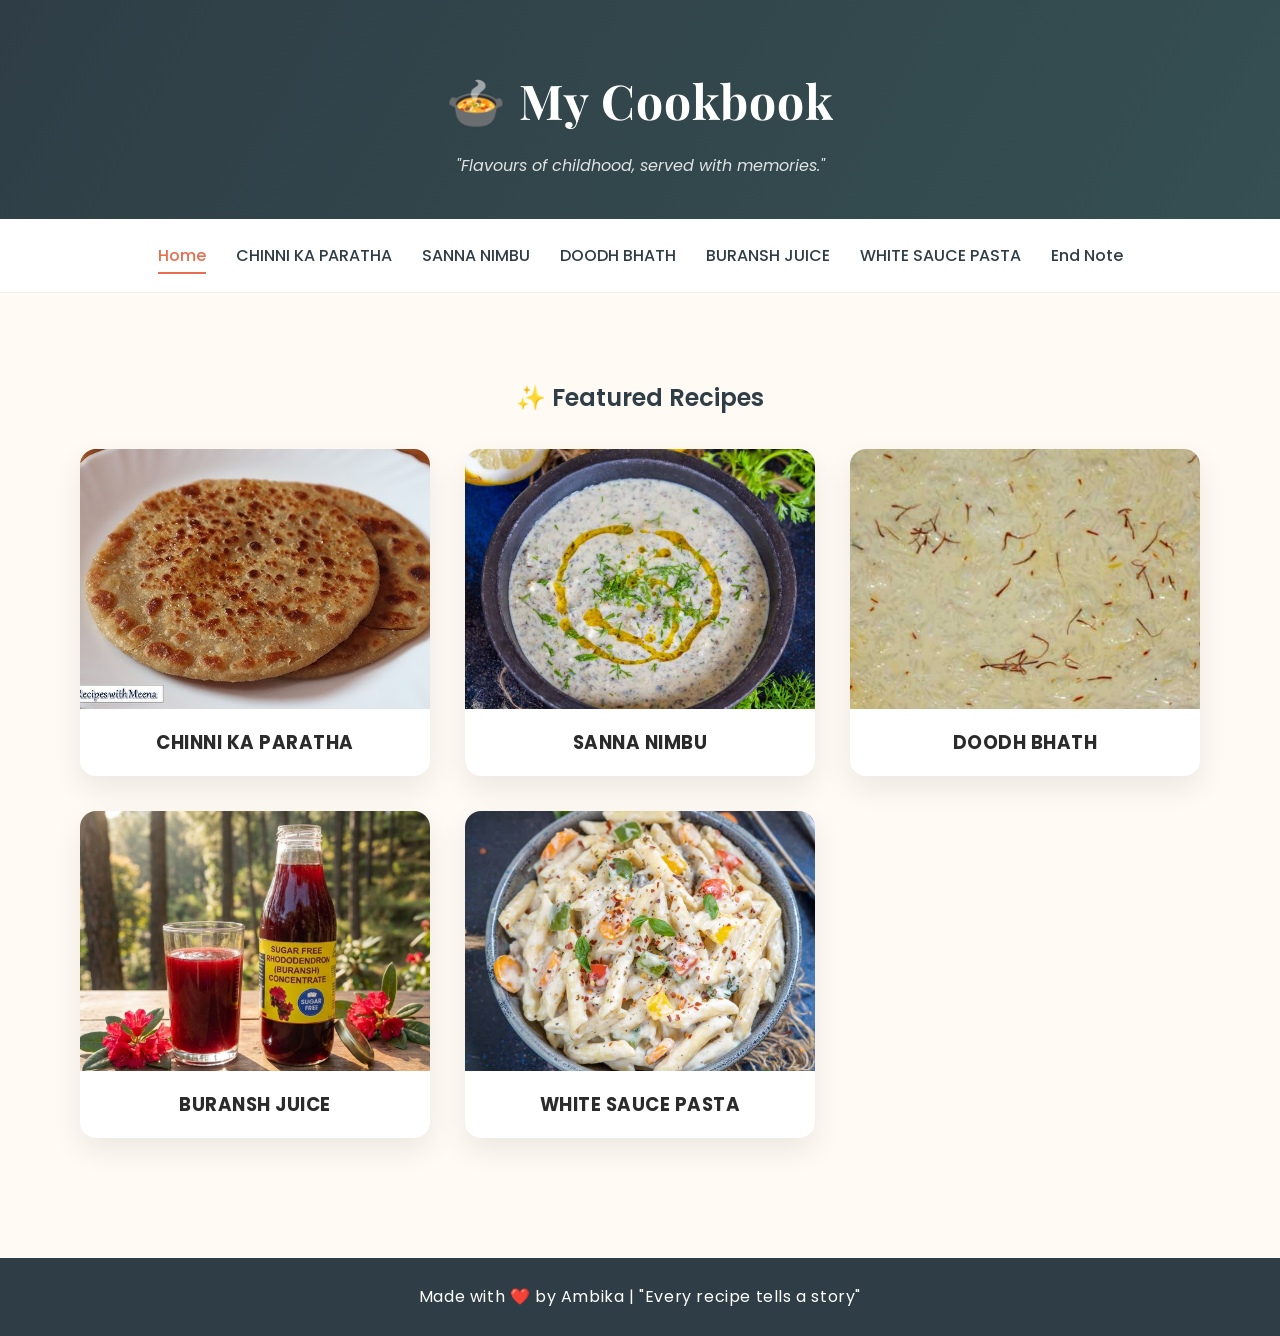
<file: index.html>
<!DOCTYPE html>
<html>
<head>
  <title>My Cookbook</title>
  <link rel="stylesheet" href="styles.css">
  <link href="https://fonts.googleapis.com/css2?family=Playfair+Display&family=Poppins&display=swap" rel="stylesheet">
</head>

<body>

<header>
  <h1>🍲 My Cookbook</h1>
  <p>"Flavours of childhood, served with memories."</p>
</header>

<nav>
  <a href="index.html" class="active">Home</a>
  <a href="dish1.html">CHINNI KA PARATHA</a>
  <a href="dish2.html">SANNA NIMBU</a>
  <a href="dish3.html">DOODH BHATH</a>
  <a href="dish4.html">BURANSH JUICE</a>
  <a href="dish5.html">WHITE SAUCE PASTA</a>
  <a href="end.html">End Note</a>
</nav>

<div class="container">

  <h2 style="text-align:center; margin-bottom:30px;">
    ✨ Featured Recipes
  </h2>

  <div class="card-container">

    <div class="card">
      <a href="dish1.html">
        <img src="images/chini.jpg" alt ="Chinni Ka Paratha">
        <h3>CHINNI KA PARATHA</h3>
      </a>
    </div>

    <div class="card">
      <a href="dish2.html">
        <img src="images/nimbu.jpg" alt="Sanna Nimbu">
        <h3>SANNA NIMBU</h3>
      </a>
    </div>

    <div class="card">
      <a href="dish3.html">
        <img src="images/doodh.jpg" alt="Doodh Bhath">
        <h3>DOODH BHATH</h3>
      </a>
    </div>

    <div class="card">
      <a href="dish4.html">
        <img src="images/buransh.jpg" alt="Buransh">
        <h3>BURANSH JUICE</h3>
      </a>
    </div>

    <div class="card">
      <a href="dish5.html">
        <img src="images/pasta.jpg" alt="Pasta">
        <h3>WHITE SAUCE PASTA</h3>
      </a>
    </div>

  </div>

</div>

<footer>
  Made with ❤️ by Ambika | "Every recipe tells a story"
</footer>

</body>
</html>
</file>
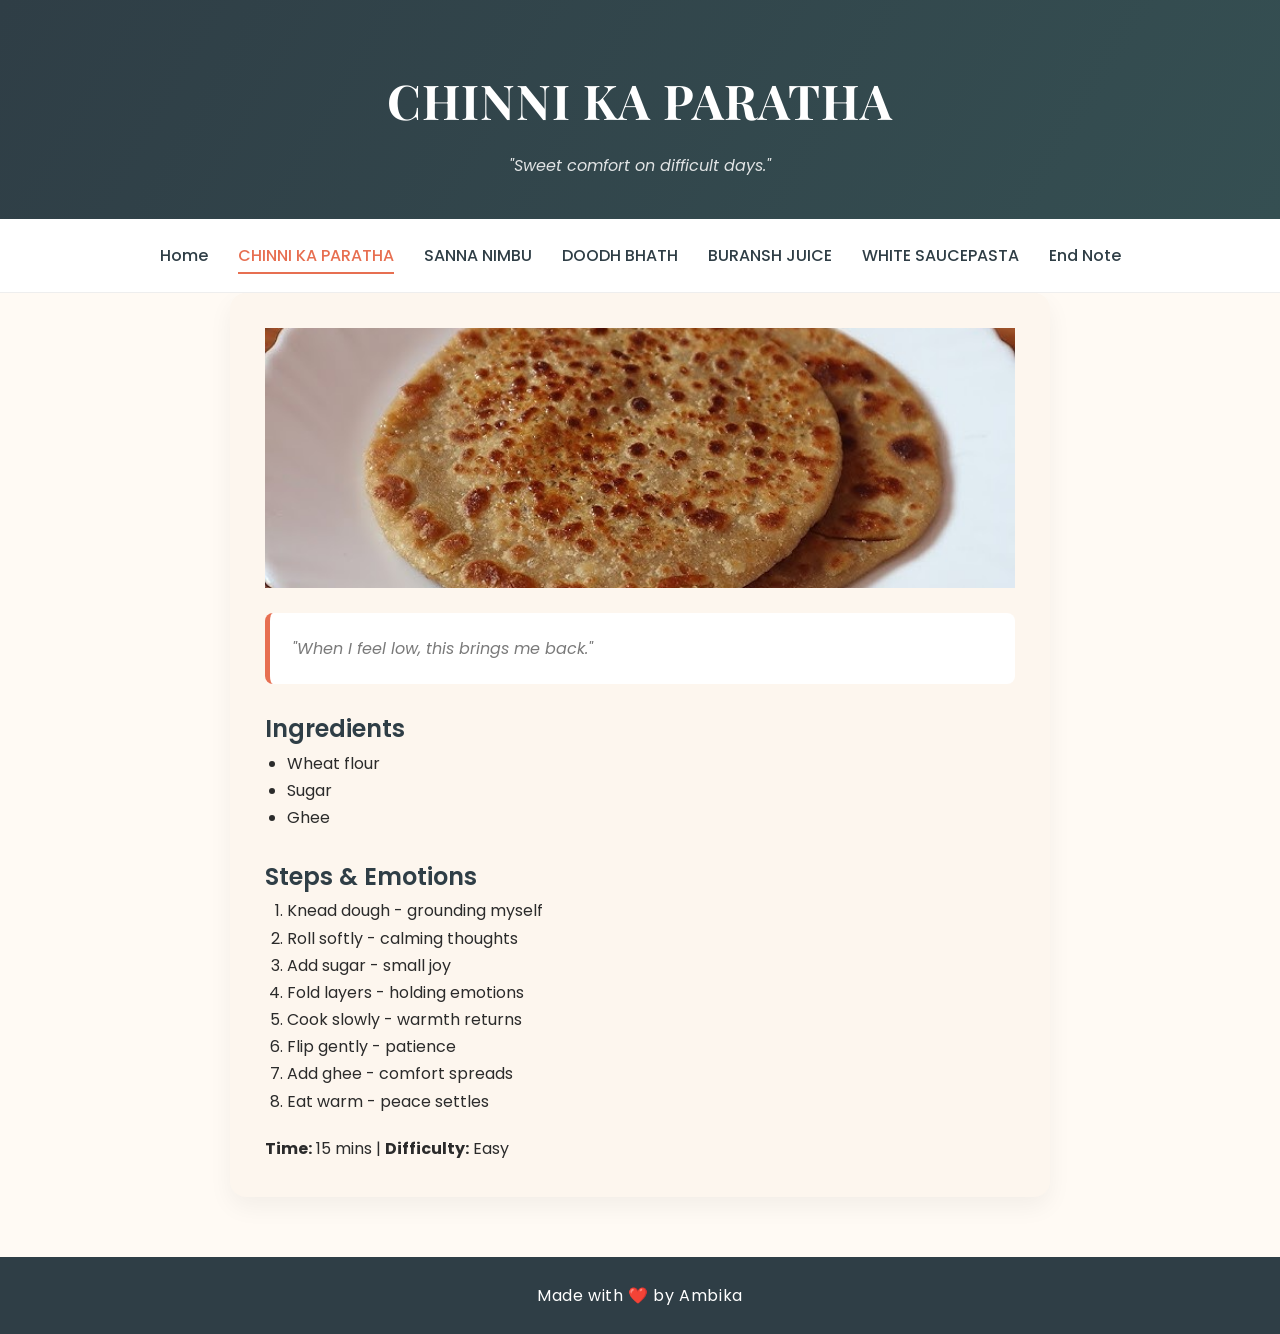
<file: dish1.html>
<!DOCTYPE html>
<html>
<head>
  <title>CHINNI KA PARATHA</title>
  <link rel="stylesheet" href="styles.css">
  <link href="https://fonts.googleapis.com/css2?family=Playfair+Display&family=Poppins&display=swap" rel="stylesheet">
</head>

<body>

<header>
  <h1>CHINNI KA PARATHA</h1>
  <p>"Sweet comfort on difficult days."</p>
</header>

<nav>
  <a href="index.html">Home</a>
  <a href="dish1.html" class="active">CHINNI KA PARATHA</a>
  <a href="dish2.html">SANNA NIMBU</a>
  <a href="dish3.html">DOODH BHATH</a>
  <a href="dish4.html">BURANSH JUICE</a>
  <a href="dish5.html">WHITE SAUCEPASTA</a>
  <a href="end.html">End Note</a>
</nav>

<div class="container recipe">

<img src="images/chini.jpg" alt ="Chinni Ka Paratha">

<div class="quote">
"When I feel low, this brings me back."
</div>

<h2>Ingredients</h2>
<ul>
  <li>Wheat flour</li>
  <li>Sugar</li>
  <li>Ghee</li>
</ul>

<h2>Steps & Emotions</h2>
<ol>
  <li>Knead dough - grounding myself</li>
  <li>Roll softly - calming thoughts</li>
  <li>Add sugar - small joy</li>
  <li>Fold layers - holding emotions</li>
  <li>Cook slowly - warmth returns</li>
  <li>Flip gently - patience</li>
  <li>Add ghee - comfort spreads</li>
  <li>Eat warm - peace settles</li>
</ol>

<p><b>Time:</b> 15 mins | <b>Difficulty:</b> Easy</p>

</div>

<footer>Made with ❤️ by Ambika</footer>

</body>
</html>
</file>
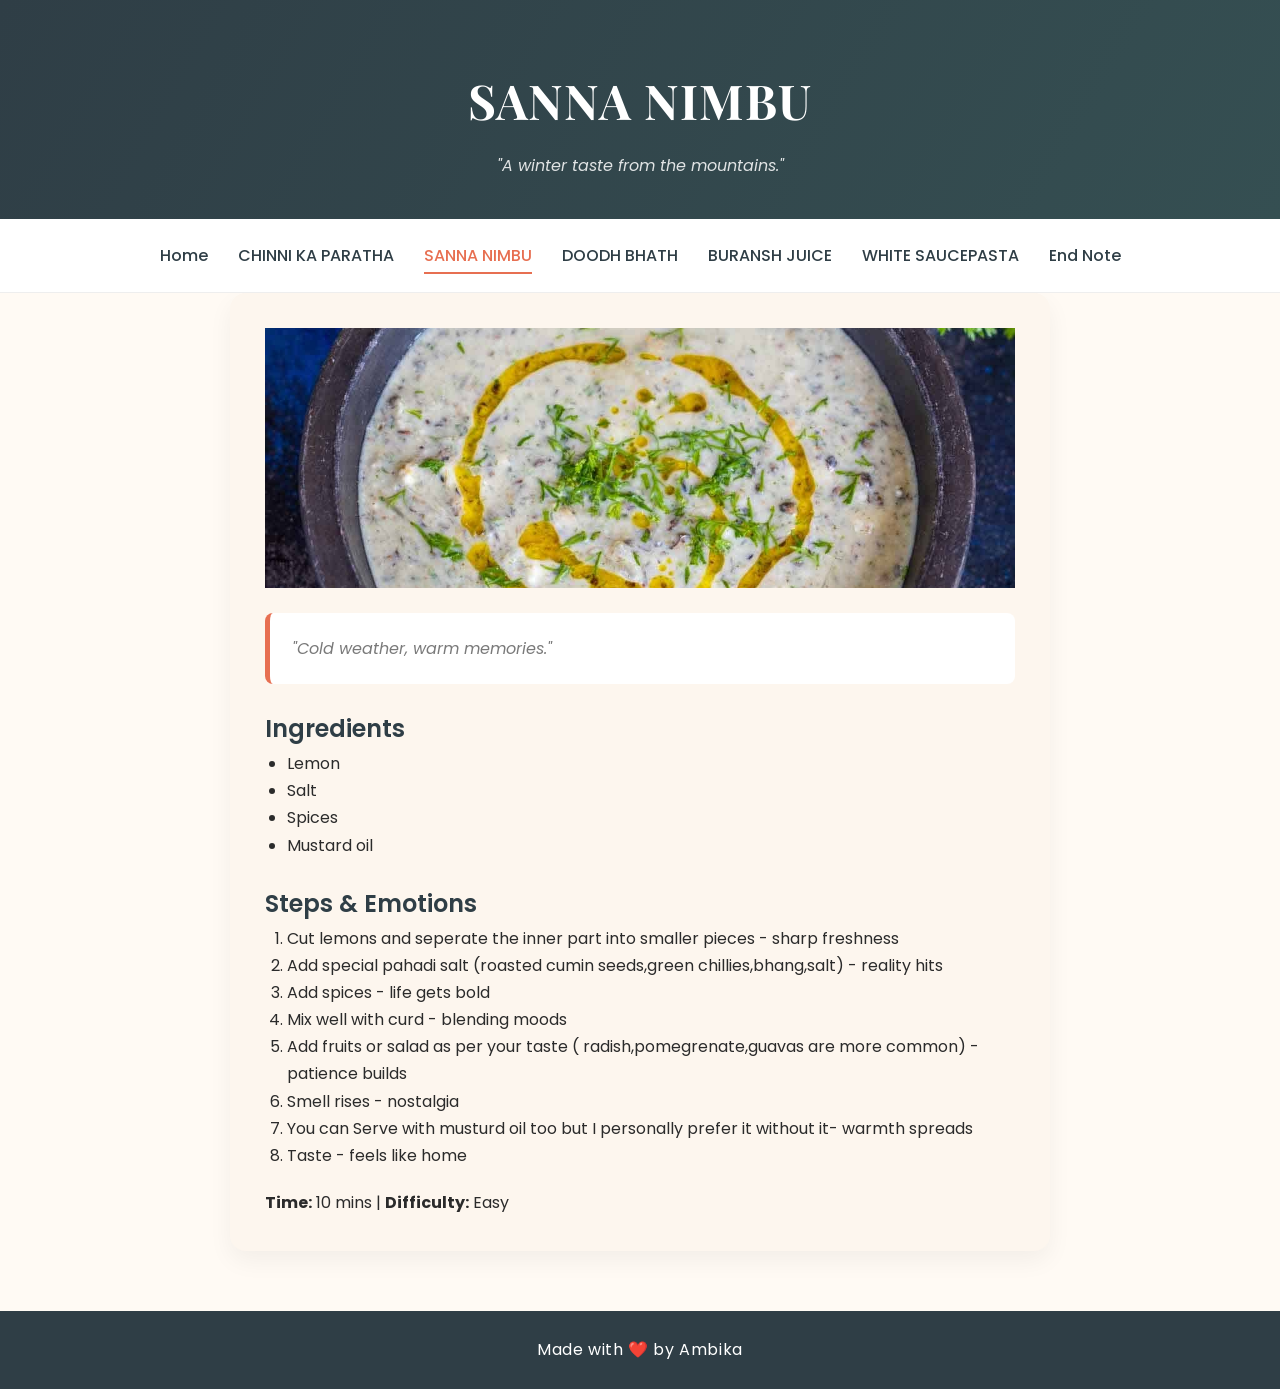
<file: dish2.html>
<!DOCTYPE html>
<html>
<head>
  <title>SANNA NIMBU</title>
  <link rel="stylesheet" href="styles.css">
  <link href="https://fonts.googleapis.com/css2?family=Playfair+Display&family=Poppins&display=swap" rel="stylesheet">
</head>

<body>

<header>
  <h1>SANNA NIMBU</h1>
  <p>"A winter taste from the mountains."</p>
</header>

<nav>
  <a href="index.html">Home</a>
  <a href="dish1.html">CHINNI KA PARATHA</a>
  <a href="dish2.html" class="active">SANNA NIMBU</a>
  <a href="dish3.html">DOODH BHATH</a>
  <a href="dish4.html">BURANSH JUICE</a>
  <a href="dish5.html">WHITE SAUCEPASTA</a>
  <a href="end.html">End Note</a>
</nav>

<div class="container recipe">

<img src="images/nimbu.jpg" alt="Sanna Nimbu">

<div class="quote">
"Cold weather, warm memories."
</div>

<h2>Ingredients</h2>
<ul>
  <li>Lemon</li>
  <li>Salt</li>
  <li>Spices</li>
  <li>Mustard oil</li>
</ul>

<h2>Steps & Emotions</h2>
<ol>
  <li>Cut lemons and seperate the inner part into smaller pieces - sharp freshness</li>
  <li>Add special pahadi  salt (roasted cumin seeds,green chillies,bhang,salt) - reality hits</li>
  <li>Add spices - life gets bold</li>
  <li>Mix well with curd - blending moods</li>
  <li>Add fruits or salad as per your taste ( radish,pomegrenate,guavas are more common) - patience builds</li>
  <li>Smell rises - nostalgia</li>
  <li>You can Serve with musturd oil too but I personally prefer it without it- warmth spreads</li>
  <li>Taste - feels like home</li>
</ol>

<p><b>Time:</b> 10 mins | <b>Difficulty:</b> Easy</p>

</div>

<footer>Made with ❤️ by Ambika</footer>

</body>
</html>
</file>
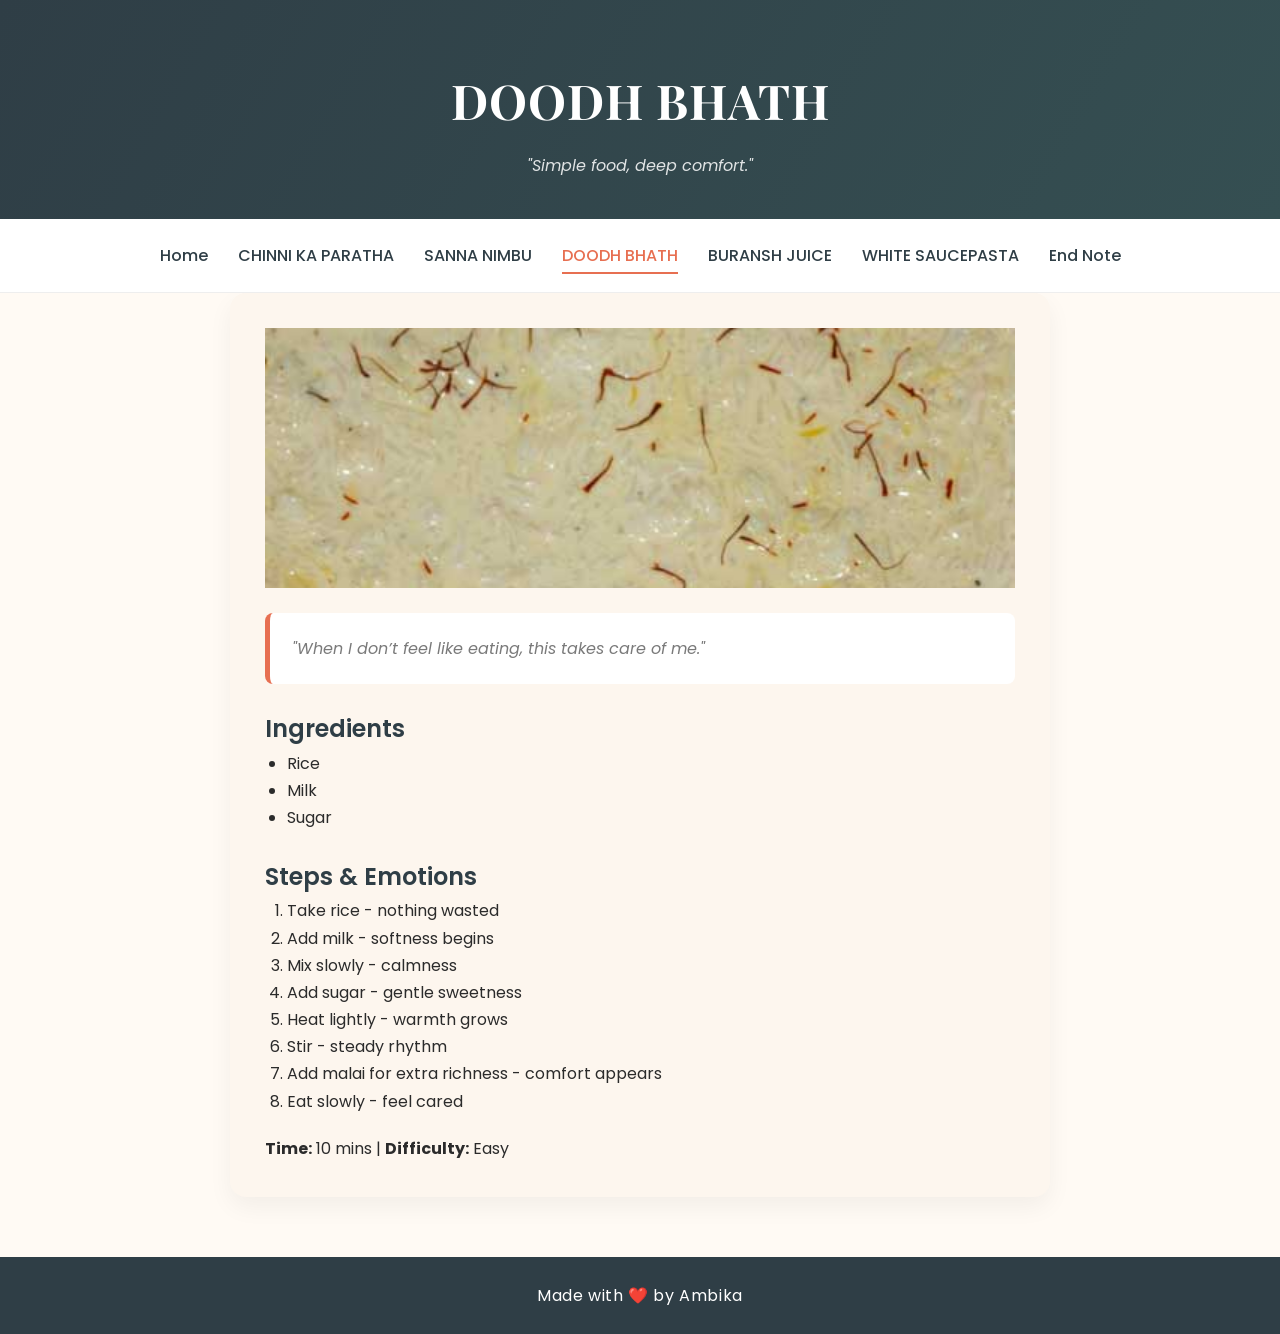
<file: dish3.html>
<!DOCTYPE html>
<html>
<head>
  <title>DOODH BHATH</title>
  <link rel="stylesheet" href="styles.css">
  <link href="https://fonts.googleapis.com/css2?family=Playfair+Display&family=Poppins&display=swap" rel="stylesheet">
</head>

<body>

<header>
  <h1>DOODH BHATH</h1>
  <p>"Simple food, deep comfort."</p>
</header>

<nav>
  <a href="index.html">Home</a>
  <a href="dish1.html">CHINNI KA PARATHA</a>
  <a href="dish2.html">SANNA NIMBU</a>
  <a href="dish3.html" class="active">DOODH BHATH</a>
  <a href="dish4.html">BURANSH JUICE</a>
  <a href="dish5.html">WHITE SAUCEPASTA</a>
  <a href="end.html">End Note</a>
</nav>

<div class="container recipe">

<img src="images/doodh.jpg" alt="Doodh Bhath">

<div class="quote">
"When I don’t feel like eating, this takes care of me."
</div>

<h2>Ingredients</h2>
<ul>
  <li>Rice</li>
  <li>Milk</li>
  <li>Sugar</li>
</ul>

<h2>Steps & Emotions</h2>
<ol>
  <li>Take rice - nothing wasted</li>
  <li>Add milk - softness begins</li>
  <li>Mix slowly - calmness</li>
  <li>Add sugar - gentle sweetness</li>
  <li>Heat lightly - warmth grows</li>
  <li>Stir - steady rhythm</li>
  <li> Add malai for extra richness - comfort appears</li>
  <li>Eat slowly - feel cared</li>
</ol>

<p><b>Time:</b> 10 mins | <b>Difficulty:</b> Easy</p>

</div>

<footer>Made with ❤️ by Ambika</footer>

</body>
</html>
</file>
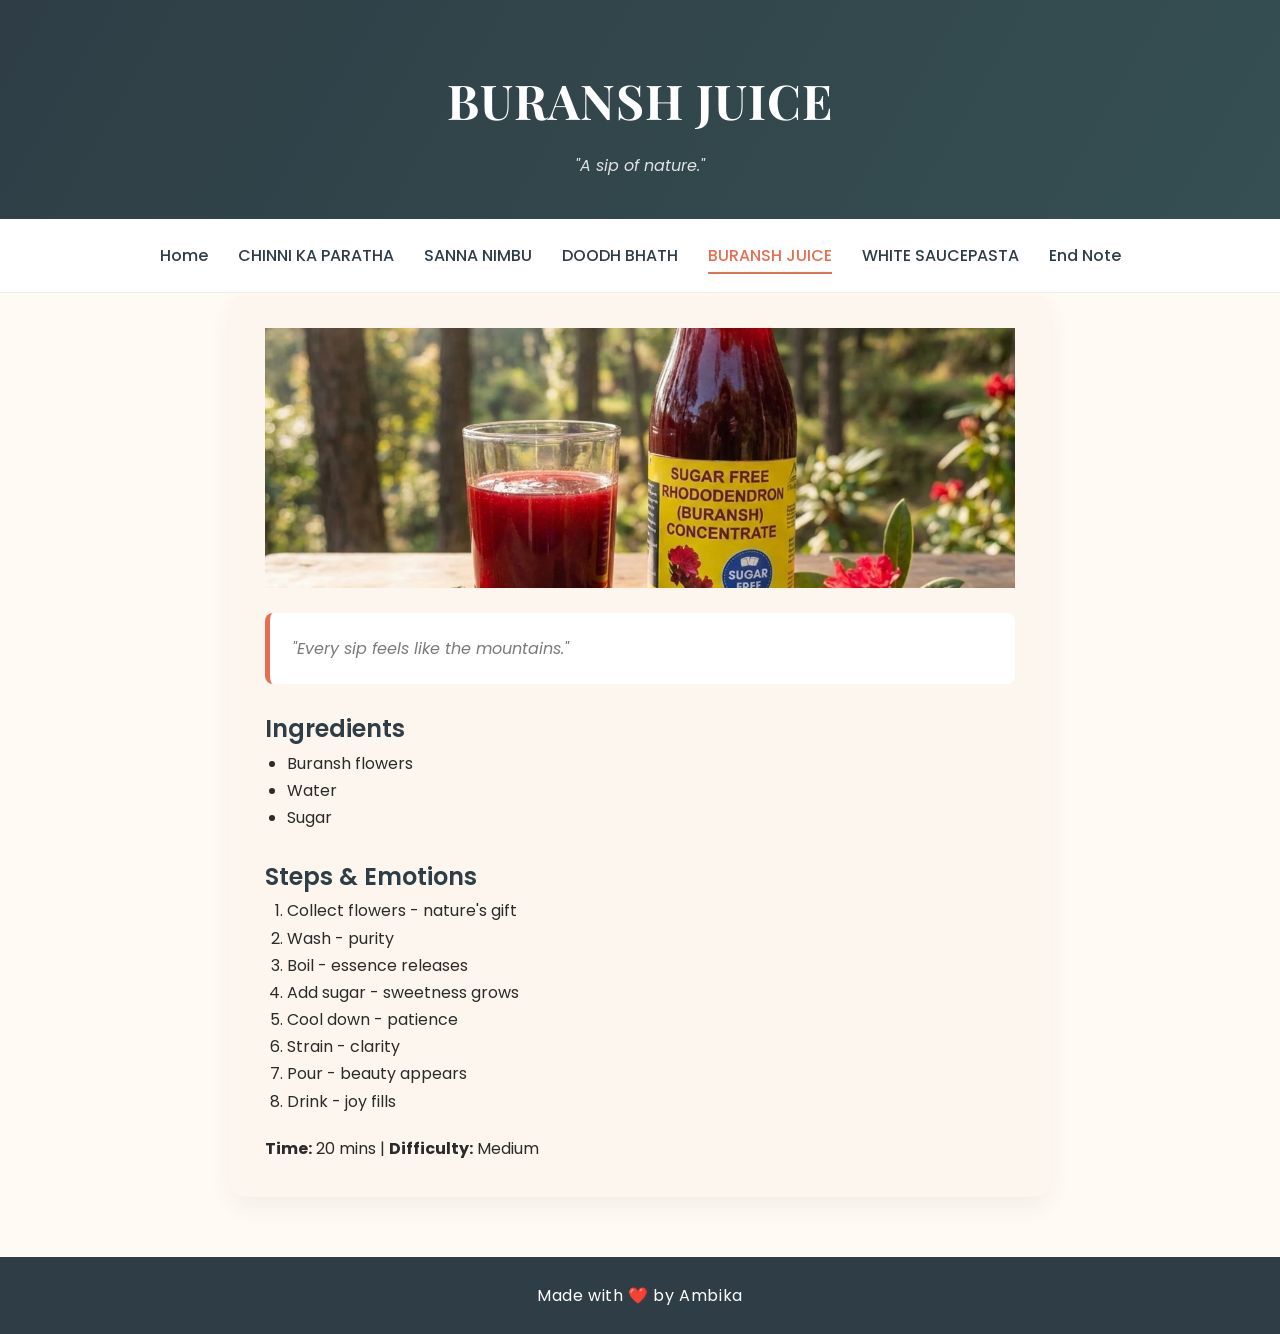
<file: dish4.html>
<!DOCTYPE html>
<html>
<head>
  <title>BURANSH JUICE</title>
  <link rel="stylesheet" href="styles.css">
  <link href="https://fonts.googleapis.com/css2?family=Playfair+Display&family=Poppins&display=swap" rel="stylesheet">
</head>

<body>

<header>
  <h1>BURANSH JUICE</h1>
  <p>"A sip of nature."</p>
</header>

<nav>
  <a href="index.html">Home</a>
  <a href="dish1.html">CHINNI KA PARATHA</a>
  <a href="dish2.html">SANNA NIMBU</a>
  <a href="dish3.html">DOODH BHATH</a>
  <a href="dish4.html" class="active">BURANSH JUICE</a>
  <a href="dish5.html">WHITE SAUCEPASTA</a>
  <a href="end.html">End Note</a>
</nav>

<div class="container recipe">

<img src="images/buransh.jpg" alt="Buransh">

<div class="quote">
"Every sip feels like the mountains."
</div>

<h2>Ingredients</h2>
<ul>
  <li>Buransh flowers</li>
  <li>Water</li>
  <li>Sugar</li>
</ul>

<h2>Steps & Emotions</h2>
<ol>
  <li>Collect flowers - nature's gift</li>
  <li>Wash - purity</li>
  <li>Boil - essence releases</li>
  <li>Add sugar - sweetness grows</li>
  <li>Cool down - patience</li>
  <li>Strain - clarity</li>
  <li>Pour - beauty appears</li>
  <li>Drink - joy fills</li>
</ol>

<p><b>Time:</b> 20 mins | <b>Difficulty:</b> Medium</p>

</div>

<footer>Made with ❤️ by Ambika</footer>

</body>
</html>
</file>
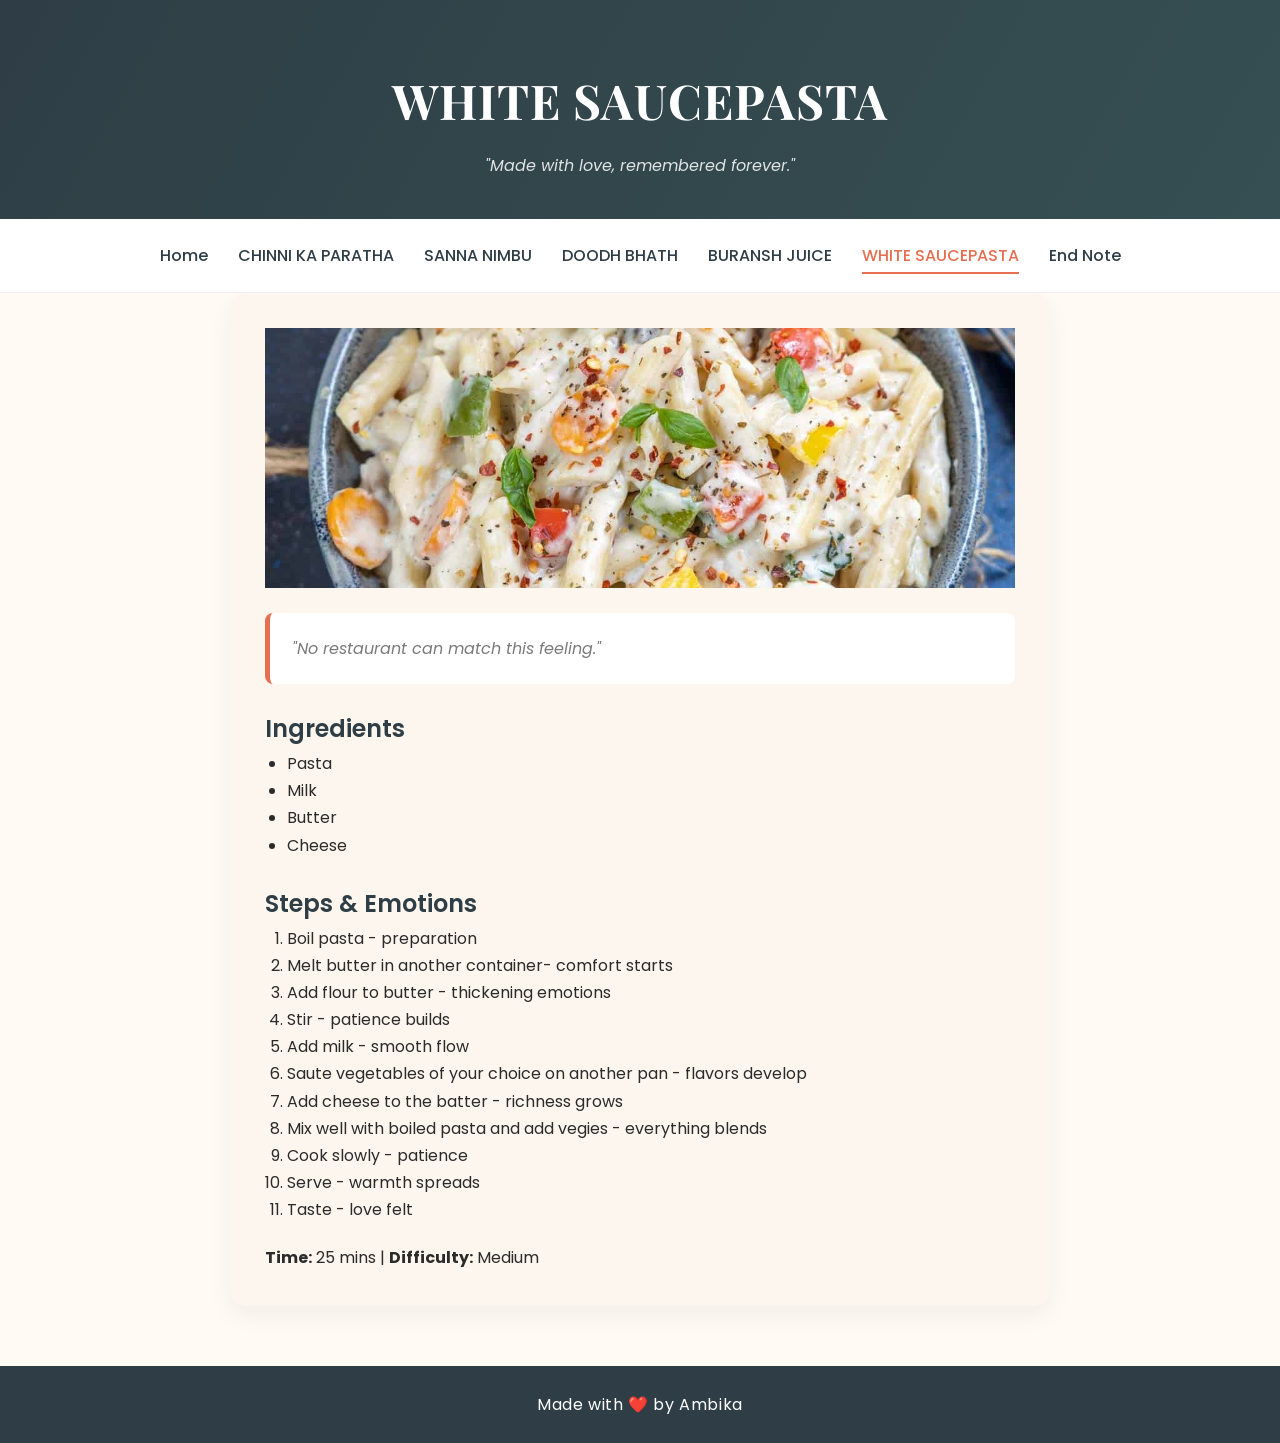
<file: dish5.html>
<!DOCTYPE html>
<html>
<head>
  <title>WHITE SAUCE PASTA</title>
  <link rel="stylesheet" href="styles.css">
  <link href="https://fonts.googleapis.com/css2?family=Playfair+Display&family=Poppins&display=swap" rel="stylesheet">
</head>

<body>

<header>
  <h1>WHITE SAUCEPASTA</h1>
  <p>"Made with love, remembered forever."</p>
</header>

<nav>
  <a href="index.html">Home</a>
  <a href="dish1.html">CHINNI KA PARATHA</a>
  <a href="dish2.html">SANNA NIMBU</a>
  <a href="dish3.html">DOODH BHATH</a>
  <a href="dish4.html">BURANSH JUICE</a>
  <a href="dish5.html" class="active">WHITE SAUCEPASTA</a>
  <a href="end.html">End Note</a>
</nav>

<div class="container recipe">

<img src="images/pasta.jpg" alt="Pasta">

<div class="quote">
"No restaurant can match this feeling."
</div>

<h2>Ingredients</h2>
<ul>
  <li>Pasta</li>
  <li>Milk</li>
  <li>Butter</li>
  <li>Cheese</li>
</ul>

<h2>Steps & Emotions</h2>
<ol>
  <li>Boil pasta - preparation</li>
  <li>Melt butter in another container- comfort starts</li>
  <li>Add flour to butter - thickening emotions</li>
  <li>Stir - patience builds</li>
  <li>Add milk - smooth flow</li>
  <li>Saute vegetables of your choice on another pan - flavors develop</li>
  <li>Add cheese to the batter  - richness grows</li>
  <li>Mix well with boiled pasta and add vegies  - everything blends</li>
  <li>Cook slowly - patience</li>
  <li>Serve - warmth spreads</li>
  <li>Taste - love felt</li>
</ol>

<p><b>Time:</b> 25 mins | <b>Difficulty:</b> Medium</p>

</div>

<footer>Made with ❤️ by Ambika</footer>

</body>
</html>
</file>
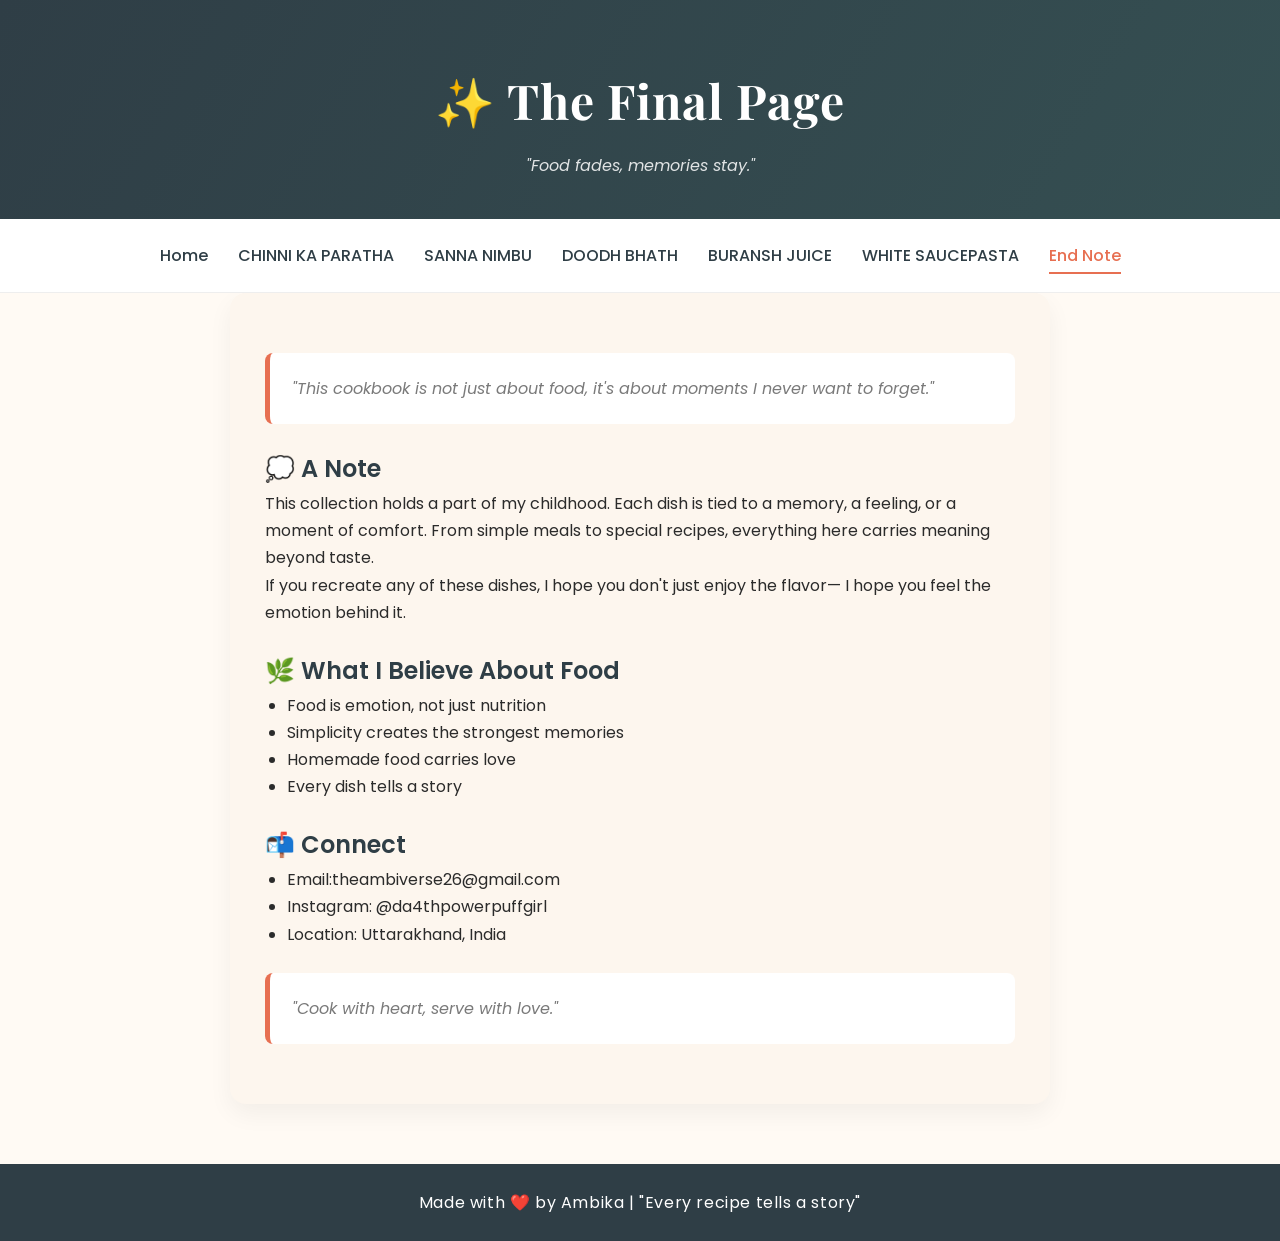
<file: end.html>
<!DOCTYPE html>
<html>
<head>
  <title>End Note</title>
  <link rel="stylesheet" href="styles.css">
  <link href="https://fonts.googleapis.com/css2?family=Playfair+Display&family=Poppins&display=swap" rel="stylesheet">
</head>

<body>

<header>
  <h1>✨ The Final Page</h1>
  <p>"Food fades, memories stay."</p>
</header>

<nav>
  <a href="index.html">Home</a>
  <a href="dish1.html">CHINNI KA PARATHA</a>
  <a href="dish2.html">SANNA NIMBU</a>
  <a href="dish3.html">DOODH BHATH</a>
  <a href="dish4.html">BURANSH JUICE</a>
  <a href="dish5.html">WHITE SAUCEPASTA</a>
  <a href="end.html" class="active">End Note</a>
</nav>

<div class="container recipe">

<div class="quote">
"This cookbook is not just about food, it's about moments I never want to forget."
</div>

<h2>💭 A Note</h2>
<p>
This collection holds a part of my childhood.
Each dish is tied to a memory, a feeling, or a moment of comfort.
From simple meals to special recipes, everything here carries meaning beyond taste.
</p>

<p>
If you recreate any of these dishes,  
I hope you don't just enjoy the flavor—  
I hope you feel the emotion behind it.
</p>

<h2>🌿 What I Believe About Food</h2>
<ul>
  <li>Food is emotion, not just nutrition</li>
  <li>Simplicity creates the strongest memories</li>
  <li>Homemade food carries love</li>
  <li>Every dish tells a story</li>
</ul>

<h2>📬 Connect</h2>
<ul>
  <li>Email:theambiverse26@gmail.com </li>
  <li>Instagram: @da4thpowerpuffgirl</li>
  <li>Location: Uttarakhand, India</li>
</ul>

<div class="quote">
"Cook with heart, serve with love."
</div>

</div>

<footer>
  Made with ❤️ by Ambika | "Every recipe tells a story"
</footer>

</body>
</html>
</file>
<file: styles.css>
/* RESET */
* {
  margin: 0;
  padding: 0;
  box-sizing: border-box;
}

/* COLOR SYSTEM */
:root {
  --bg: #fffaf4;
  --paper: #fdf6ee;
  --primary: #2f3e46;
  --accent: #e76f51;
  --accent-soft: #f4a261;
  --text: #2b2b2b;
  --muted: #7a7a7a;
}

/* BODY */
body {
  font-family: 'Poppins', sans-serif;
  background: var(--bg);
  color: var(--text);
  line-height: 1.7;
}

/* HEADER */
header {
  text-align: center;
  padding: 60px 20px 40px;
  background: linear-gradient(120deg, #2f3e46, #354f52);
  color: white;
  position: relative;
}

header h1 {
  font-family: 'Playfair Display', serif;
  font-size: 3rem;
  letter-spacing: 1px;
}

header p {
  margin-top: 10px;
  font-style: italic;
  opacity: 0.85;
}

/* NAVBAR */
nav {
  display: flex;
  justify-content: center;
  gap: 30px;
  padding: 18px;
  background: white;
  position: sticky;
  top: 0;
  z-index: 10;
  border-bottom: 1px solid #eee;
}

nav a {
  text-decoration: none;
  color: var(--primary);
  font-weight: 500;
  position: relative;
  padding: 5px 0;
}

nav a::after {
  content: "";
  position: absolute;
  height: 2px;
  width: 0%;
  left: 0;
  bottom: 0;
  background: var(--accent);
  transition: 0.3s;
}

nav a:hover::after,
nav a.active::after {
  width: 100%;
}

nav a.active {
  color: var(--accent);
}

/* CONTAINER */
.container {
  padding: 60px 80px;
}

/* GRID */
.card-container {
  display: grid;
  grid-template-columns: repeat(auto-fit, minmax(270px, 1fr));
  gap: 35px;
}

/* CARD */
.card {
  background: white;
  border-radius: 16px;
  overflow: hidden;
  transition: 0.4s ease;
  box-shadow: 0 12px 30px rgba(0,0,0,0.08);
  position: relative;
}

.card:hover {
  transform: translateY(-10px) scale(1.01);
  box-shadow: 0 20px 40px rgba(0,0,0,0.12);
}

/* IMAGE */
.card img,
.recipe img {
  width: 100%;
  height: 260px;
  object-fit: cover;
  display: block;
}

/* CARD TEXT */
.card h3 {
  text-align: center;
  padding: 18px;
  font-size: 1.15rem;
  letter-spacing: 0.5px;
}

/* LINK FIX */
.card a {
  text-decoration: none;
  color: inherit;
  display: block;
}

/* RECIPE PAGE */
.recipe {
  max-width: 820px;
  margin: auto;
  background: var(--paper);
  padding: 35px;
  border-radius: 16px;
  box-shadow: 0 10px 25px rgba(0,0,0,0.05);
}

/* QUOTE */
.quote {
  background: #fff;
  padding: 22px;
  margin: 25px 0;
  border-left: 5px solid var(--accent);
  font-style: italic;
  border-radius: 8px;
  color: var(--muted);
}

/* HEADINGS */
h2 {
  margin-top: 25px;
  color: var(--primary);
  font-weight: 600;
}

/* LISTS */
ul, ol {
  margin-left: 22px;
  margin-bottom: 20px;
}

/* LIST ITEM HOVER (subtle interaction) */
li {
  transition: 0.2s;
}

li:hover {
  color: var(--accent);
  transform: translateX(3px);
}

/* FOOTER */
footer {
  text-align: center;
  padding: 25px;
  background: var(--primary);
  color: white;
  margin-top: 60px;
  letter-spacing: 0.6px;
}

/* SMALL SCREEN FIX */
@media (max-width: 768px) {
  .container {
    padding: 30px;
  }
}
</file>
